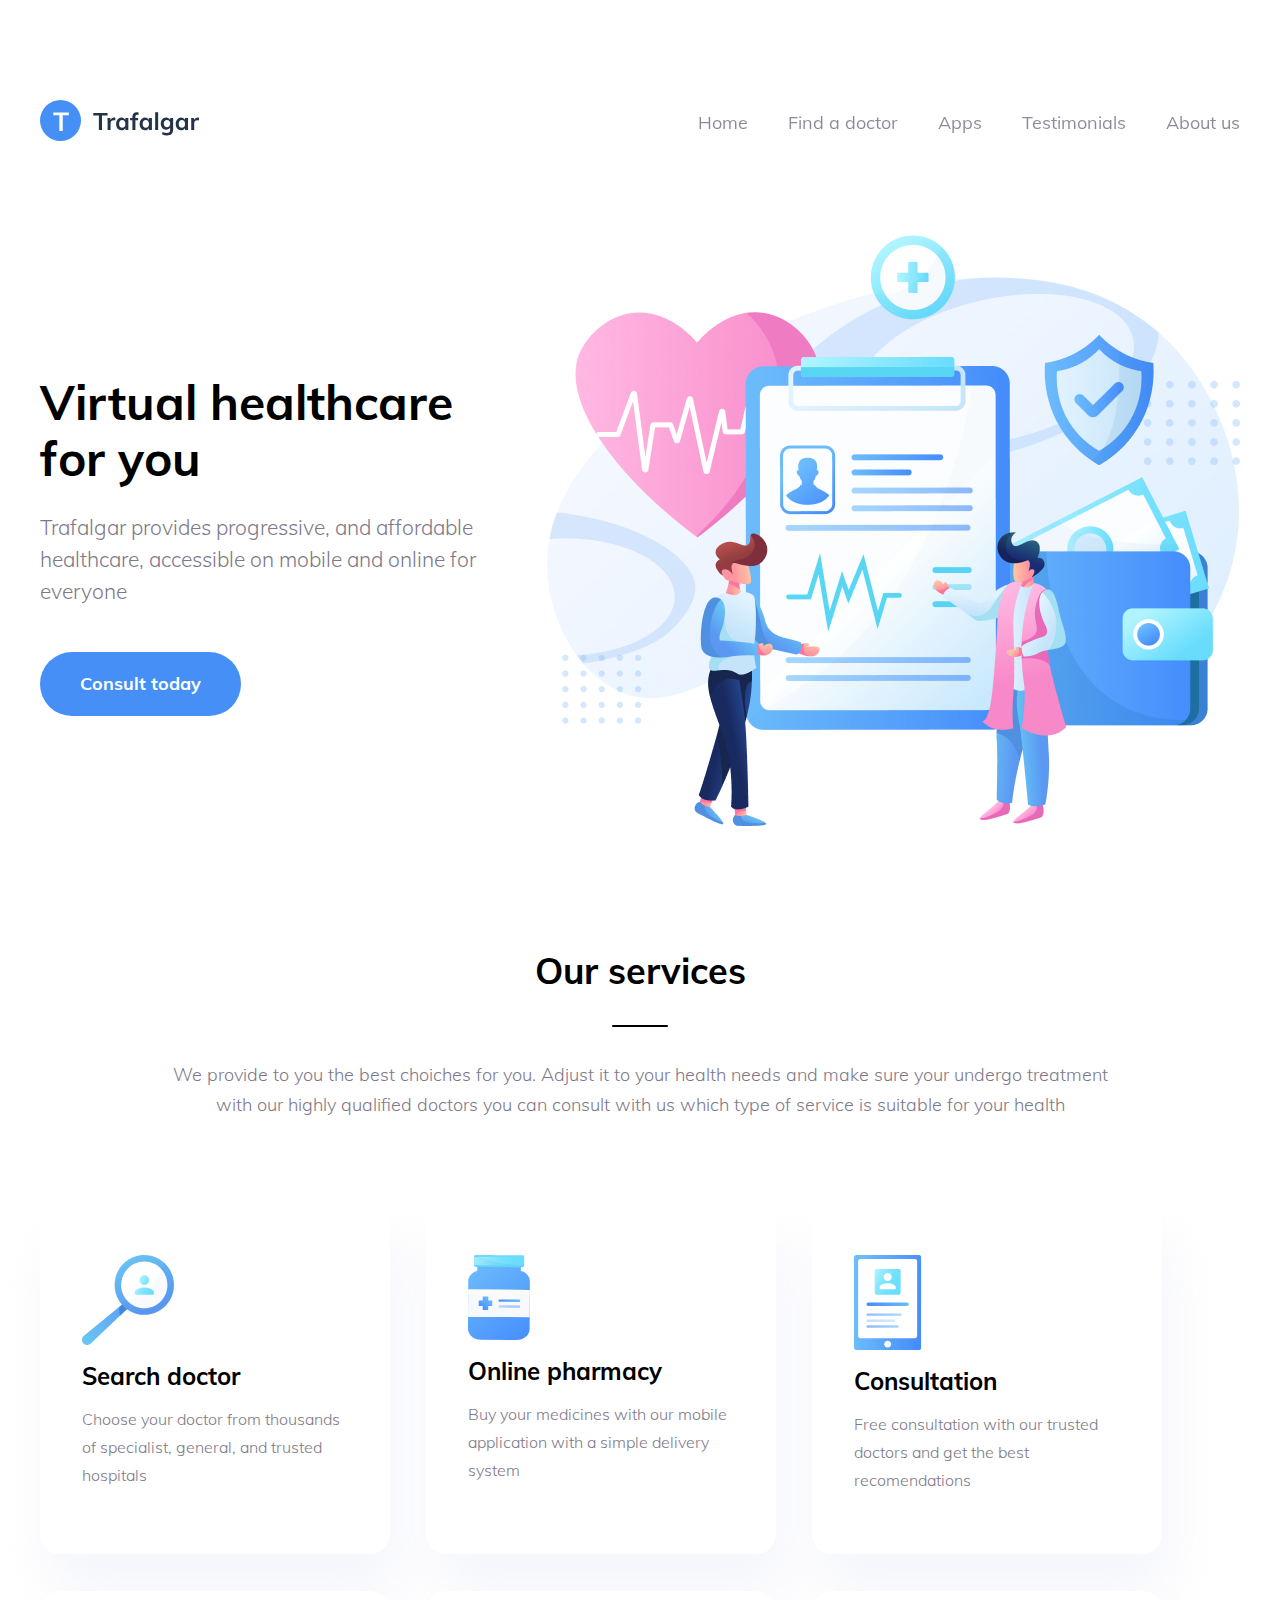
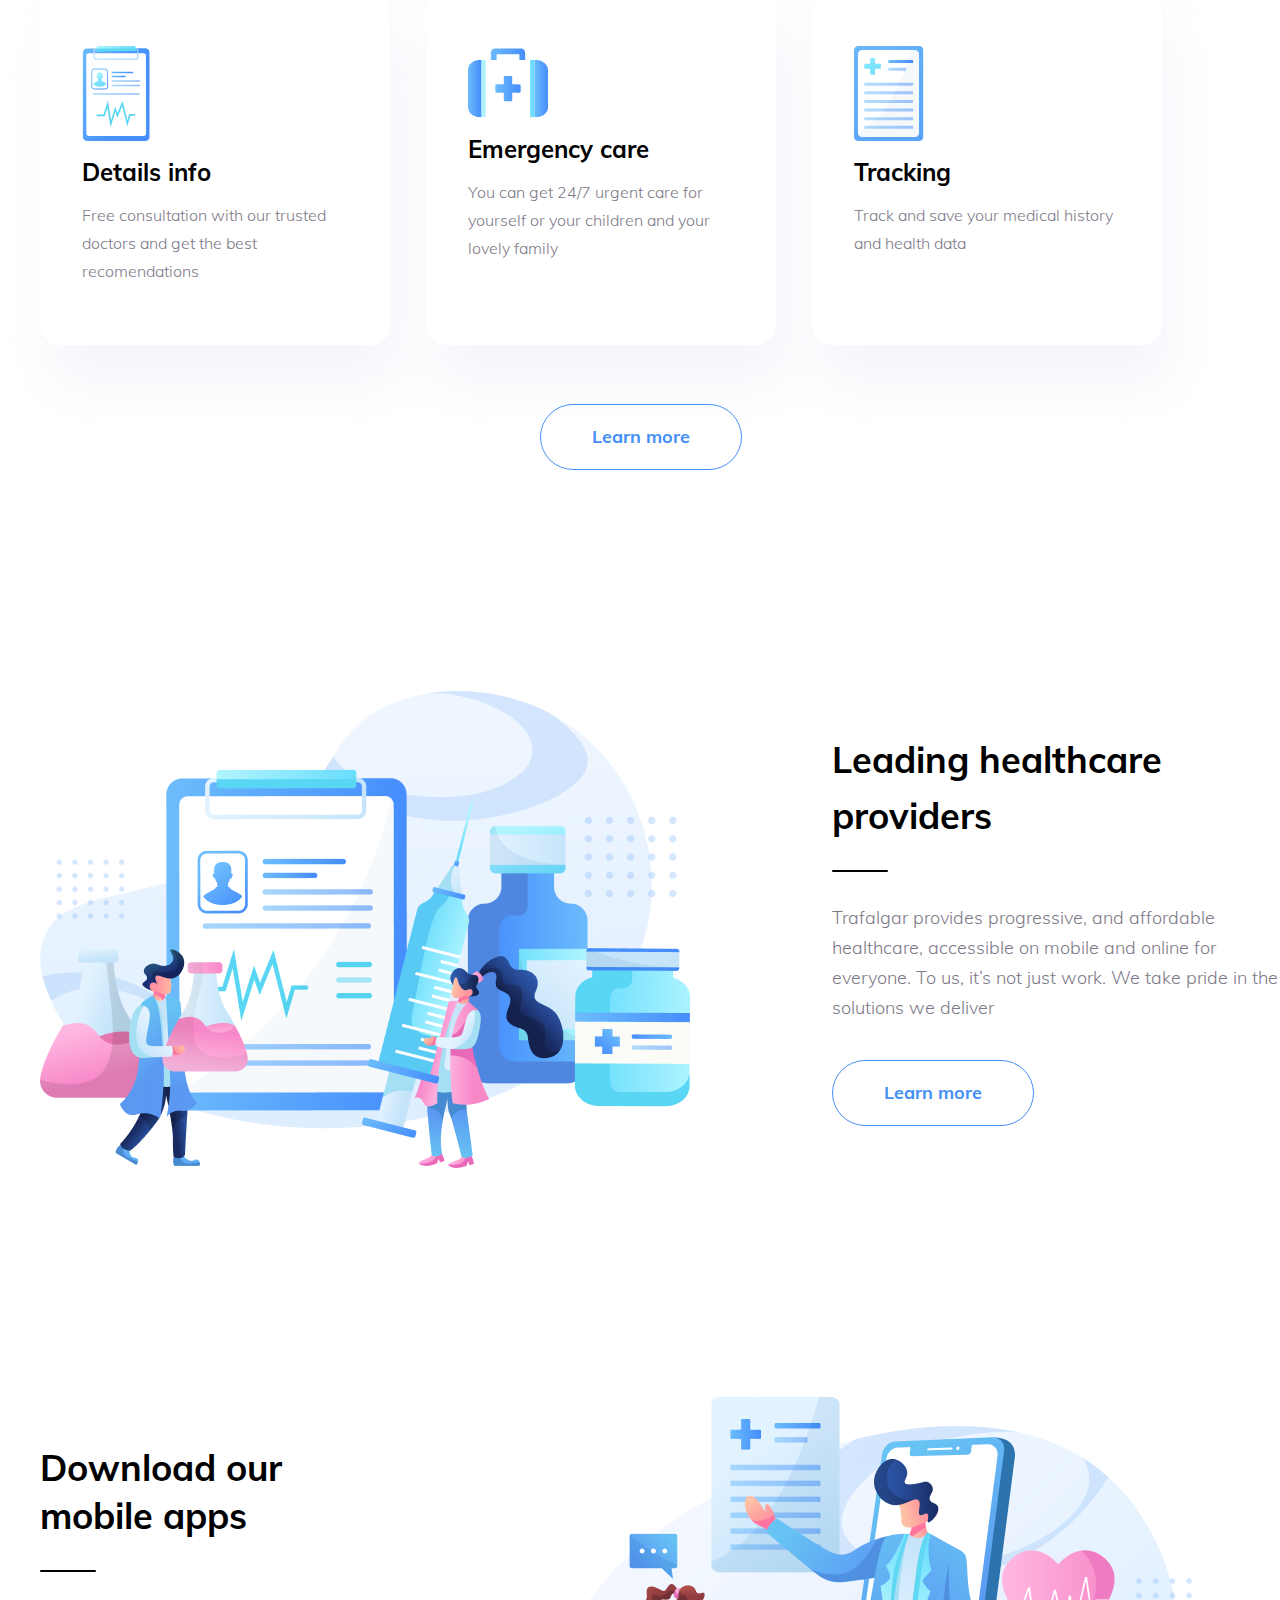
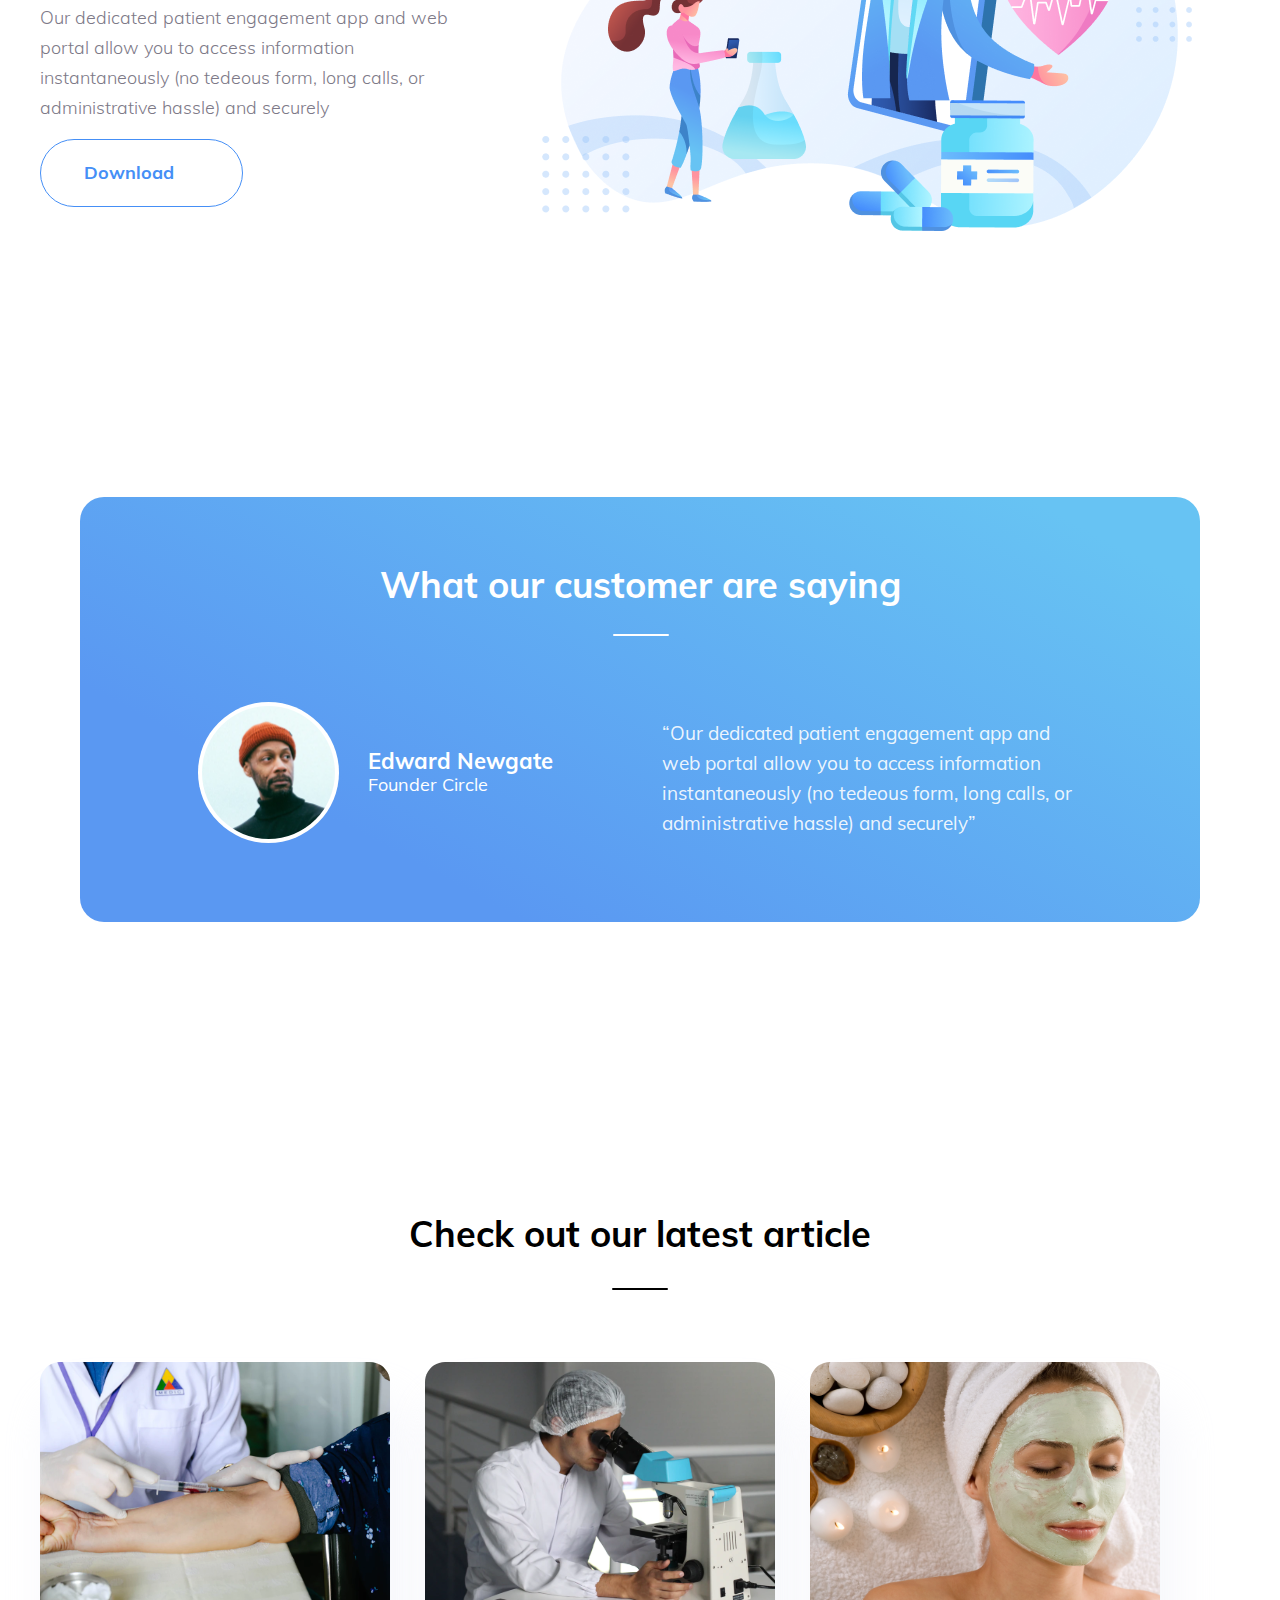
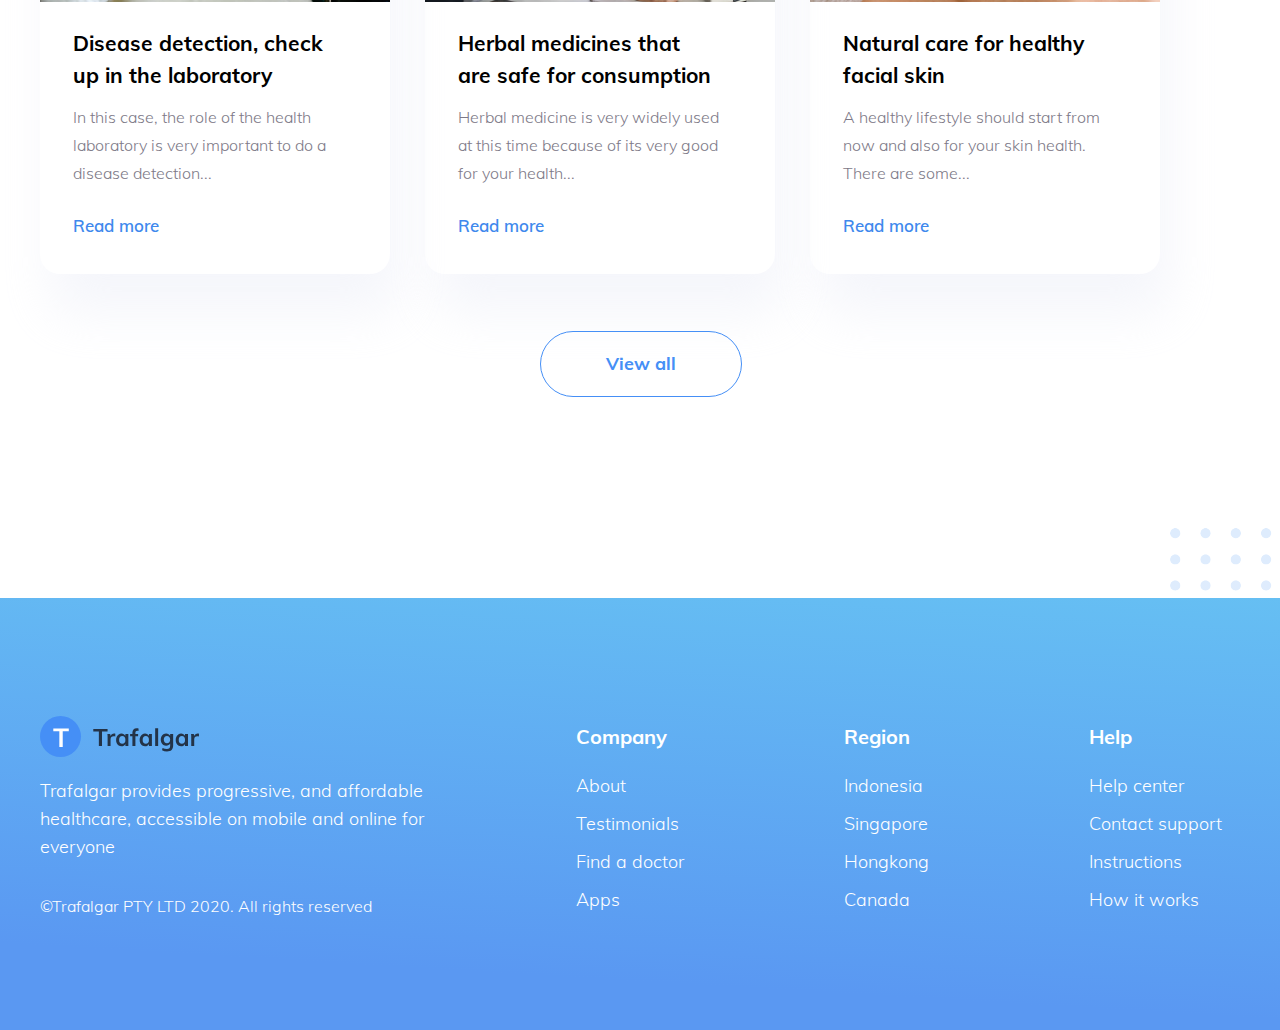
<file: index.html>
<!DOCTYPE html>
<html lang="en">
<head>
    <meta charset="UTF-8">
    <meta http-equiv="X-UA-Compatible" content="IE=edge">
    <meta name="viewport" content="width=device-width, initial-scale=1.0">
    <title>Trafalgar</title>
    <link rel="stylesheet" href="./fonts/fonts.css">
    <link rel="stylesheet" href="./css/normalize.css">
    <link rel="stylesheet" href="./css/style.css">
</head>
<body>
    
    <div class="container">
        <header class="header">
            <img class="top-element" src="./img/element.svg" alt="element">
            <a href="#"><img src="./img/logo1.svg" alt="trafalgar logo"></a>
            
            <nav class="nav">
                <ul class="topnav">
                    <li><a href="#">Home</a></li>
                    <li><a href="#">Find a doctor</a></li>
                    <li><a href="#">Apps</a></li>
                    <li><a href="#">Testimonials</a></li>
                    <li><a href="#">About us</a></li>
                </ul>
            </nav>
        </header>
        
        <main class="main">
            <section class="introcontent">
                <div class="header-text">
                    <h1>Virtual healthcare for you</h1>
                    <p>Trafalgar provides progressive, and affordable healthcare, accessible on mobile and online for everyone</p>
                    <a href="#">Consult today</a>
                </div>
                
                <div class="intro-img">
                    <img src="./img/illustration2.svg" alt="illustration">
                </div>
            </section>
            
            <section class="services">
                <div class="service-text">
                    <h2>Our services</h2>
                    <div class="line-1"></div>
                    <p>We provide to you the best choiches for you. Adjust it to your health needs and make sure your undergo treatment with our highly qualified doctors you can consult with us which type of service is suitable for your health</p>
                </div>
                
                <ul class="service-list">
                    <li>
                        <img src="./img/lupa3.svg" alt="lupa">
                        <h3>Search doctor</h3>
                        <p>Choose your doctor from thousands of specialist, general, and trusted hospitals</p>
                    </li>
                    <li>
                        <img src="./img/Group4.svg" alt="group">
                        <h3>Online pharmacy</h3>
                        <p>Buy  your medicines with our mobile application with a simple delivery system</p>
                    </li>
                    <li>
                        <img src="img/Frame5.svg" alt="frame">
                        <h3>Consultation</h3>
                        <p>Free consultation with our trusted doctors and get the best recomendations</p>
                    </li>
                    <li>
                        <img src="img/Frame6.svg" alt="frame6">
                        <h3>Details info</h3>
                        <p>Free consultation with our trusted doctors and get the best recomendations</p>
                    </li>
                    <li>
                        <img src="./img/Frame7.svg" alt="frame7">
                        <h3>Emergency care</h3>
                        <p>You can get 24/7 urgent care for yourself or your children and your lovely family</p>
                    </li>
                    <li>
                        <img src="./img/Frame8.svg" alt="frame8">
                        <h3>Tracking</h3>
                        <p>Track and save your medical history and health data </p>
                    </li>
                </ul>
                <div class="service-link">
                    <a href="#">Learn more</a>
                </div>
            </section>
            
            <section class="healthcare">
                <img src="./img/trafalgar9.svg" alt="illustration2">
                <div class="healthcare-text">
                    <h2>Leading healthcare providers</h2>
                    <div class="line-2"></div>
                    <p>Trafalgar provides progressive, and affordable healthcare, accessible on mobile and online for everyone. To us, it’s not just work. We take pride in the solutions we deliver</p>
                    <a href="#">Learn more</a>
                </div>
            </section>
            
            <section class="mobile">
                <div class="mobile-text">
                    <h2>Download our mobile apps</h2>
                    <div class="line-3"></div>
                    <p>Our dedicated patient engagement app and web portal allow you to access information instantaneously (no tedeous form, long calls, or administrative hassle) and securely</p>
                    <a href="#">Download</a>
                </div>
                
                <img src="./img/trafalgar10.svg" alt="trafalgar illustration">
            </section>
            
            <section class="testimonials">
                <h2>What our customer are saying</h2>
                <div class="line-4"></div>
                <div class="test-content">
                    <div class="test-left">
                        <img src="./img/Group11.svg" alt="Edward Newgate">
                        <div class="name">
                            <h3>Edward Newgate</h3>
                            <p>Founder Circle</p>
                        </div>
                    </div>
                    <blockquote>“Our dedicated patient engagement app and web portal allow you to access information instantaneously (no tedeous form, long calls, or administrative hassle) and securely”</blockquote>
                </div>
            </section>
            
            <article class="article">
                <h2>Check out our latest article</h2>
                <div class="line-5"></div>
                <ul class="article-list">
                    <li>
                        <img src="./img/Mask12.svg" alt="disease detection">
                        <h3>Disease detection, check up in the laboratory</h3>
                        <p>In this case, the role of the health laboratory is very important to do a disease detection...</p>
                        <a href="#">Read more</a>
                    </li>
                    <li>
                        <img src="./img/Mask13.svg" alt="doctor is checking with microscope">
                        <h3>Herbal medicines that are safe for consumption</h3>
                        <p>Herbal medicine is very widely used at this time because of its very good for your health...</p>
                        <a href="#">Read more</a>
                    </li>
                    <li>
                        <img src="./img/Mask14.svg" alt="facial mask">
                        <h3>Natural care for healthy facial skin</h3>
                        <p>A healthy lifestyle should start from now and also for your skin health. There are some...</p>
                        <a href="#">Read more</a>
                    </li>
                </ul>
                <a class="article-link" href="#">View all</a>
            </article>
        </main>
    </div>
    
    <footer class="footer">
        <div class="container">
            <div class="footer-content">
                <div class="footer-text">
                    <img src="./img/logo1.svg" alt="logo">
                    <p class="pfirst">Trafalgar provides progressive, and affordable healthcare, accessible on mobile and online for everyone</p>
                    <p class="psecond">&copy;Trafalgar PTY LTD 2020. All rights reserved</p>
                </div>
                <ul class="footer-list">
                    <li>
                        <h4>Company</h4>
                        <ul>
                            <li><a href="#">About</a></li>
                            <li><a href="#">Testimonials</a></li>
                            <li><a href="#">Find a doctor</a></li>
                            <li><a href="#">Apps</a></li>
                        </ul>
                    </li>
                    <li>
                        <h4>Region</h4>
                        <ul>
                            <li><a href="#">Indonesia</a></li>
                            <li><a href="#">Singapore</a></li>
                            <li><a href="#">Hongkong</a></li>
                            <li><a href="#">Canada</a></li>
                        </ul>
                    </li>
                    <li>
                        <h4>Help</h4>
                        <ul>
                            <li><a href="#">Help center</a></li>
                            <li><a href="#">Contact support</a></li>
                            <li><a href="#">Instructions</a></li>
                            <li><a href="#">How it works</a></li>
                        </ul>
                    </li>
                </ul>
                <img class="footer-element" src="./img/element.svg" alt="element" width="132" height="115">
            </div>
        </div>
    </footer>
    
</body>
</html>
</file>
<file: fonts/fonts.css>
/* mulish-300 - latin */
@font-face {
    font-family: 'Mulish';
    font-style: normal;
    font-weight: 300;
    src: url('../fonts/mulish-v3-latin-300.eot'); /* IE9 Compat Modes */
    src: local(''),
         url('../fonts/mulish-v3-latin-300.eot?#iefix') format('embedded-opentype'), /* IE6-IE8 */
         url('../fonts/mulish-v3-latin-300.woff2') format('woff2'), /* Super Modern Browsers */
         url('../fonts/mulish-v3-latin-300.woff') format('woff'), /* Modern Browsers */
         url('../fonts/mulish-v3-latin-300.ttf') format('truetype'), /* Safari, Android, iOS */
         url('../fonts/mulish-v3-latin-300.svg#Mulish') format('svg'); /* Legacy iOS */
  }
  /* mulish-regular - latin */
  @font-face {
    font-family: 'Mulish';
    font-style: normal;
    font-weight: 400;
    src: url('../fonts/mulish-v3-latin-regular.eot'); /* IE9 Compat Modes */
    src: local(''),
         url('../fonts/mulish-v3-latin-regular.eot?#iefix') format('embedded-opentype'), /* IE6-IE8 */
         url('../fonts/mulish-v3-latin-regular.woff2') format('woff2'), /* Super Modern Browsers */
         url('../fonts/mulish-v3-latin-regular.woff') format('woff'), /* Modern Browsers */
         url('../fonts/mulish-v3-latin-regular.ttf') format('truetype'), /* Safari, Android, iOS */
         url('../fonts/mulish-v3-latin-regular.svg#Mulish') format('svg'); /* Legacy iOS */
  }
  /* mulish-700 - latin */
  @font-face {
    font-family: 'Mulish';
    font-style: normal;
    font-weight: 700;
    src: url('../fonts/mulish-v3-latin-700.eot'); /* IE9 Compat Modes */
    src: local(''),
         url('../fonts/mulish-v3-latin-700.eot?#iefix') format('embedded-opentype'), /* IE6-IE8 */
         url('../fonts/mulish-v3-latin-700.woff2') format('woff2'), /* Super Modern Browsers */
         url('../fonts/mulish-v3-latin-700.woff') format('woff'), /* Modern Browsers */
         url('../fonts/mulish-v3-latin-700.ttf') format('truetype'), /* Safari, Android, iOS */
         url('../fonts/mulish-v3-latin-700.svg#Mulish') format('svg'); /* Legacy iOS */
  }

  @font-face {
  font-family: 'Mulish';
  font-style: normal;
  font-weight: 600;
  src: url('../fonts/mulish-v3-latin-600.eot'); /* IE9 Compat Modes */
  src: local(''),
       url('../fonts/mulish-v3-latin-600.eot?#iefix') format('embedded-opentype'), /* IE6-IE8 */
       url('../fonts/mulish-v3-latin-600.woff2') format('woff2'), /* Super Modern Browsers */
       url('../fonts/mulish-v3-latin-600.woff') format('woff'), /* Modern Browsers */
       url('../fonts/mulish-v3-latin-600.ttf') format('truetype'), /* Safari, Android, iOS */
       url('../fonts/mulish-v3-latin-600.svg#Mulish') format('svg'); /* Legacy iOS */
}
</file>
<file: css/style.css>
*{
    list-style-type: none;
    text-decoration: none;
    box-sizing: border-box;
    font-family: "Mulish", sans-serif;
    padding: 0;
    margin: 0;
}

.container{
    width: 1200px;
    margin: 100px auto;
}

.header{
    display: flex;
    align-items: center;
    justify-content: space-between;
}

.topnav{
    display: flex;
}

.topnav a{
    padding-left: 40px;
    font-size: 18px;
    line-height: 23px;
    color: #1F1534;
    opacity: 0.5;
    font-weight: normal;
}

.introcontent{
    display: flex;
    align-items: center;
    justify-content: space-between;
    margin-top: 84px;
}

.header-text h1{
    font-size: 48px;
    line-height: 56px;
    width: 427px;
    margin-bottom: 25px;
    font-weight: bold;
}

.header-text p{
    font-weight: 300;
    font-size: 21px;
    line-height: 32px;
    color: #7D7987;
    margin-bottom: 45px;
    width: 445px;
}

.header-text a{
    font-weight: bold;
    font-size: 18px;
    line-height: 60px;
    color: #FFFFFF;
    background: #458FF6;
    border-radius: 55px;
    padding: 2px 40px;
    display: inline-block;
}

.services{
    margin-top: 113px;
}

.service-text{
    text-align: center;
}

.service-text h2{
    font-weight: bold;
    font-size: 36px;
    line-height: 56px;
    color: #000000;
    margin-bottom: 26px;
}

.line-1{
    width: 56px;
    height: 2px;
    background: #000000;
    border-radius: 5px;
    margin-left: 572px;
    margin-bottom: 33px;
}

.service-text p{
    width: 952px;
    font-weight: 300;
    font-size: 18px;
    line-height: 30px;
    color: #7D7987;
    margin-left: 124px;
}

.service-list{
    display: flex;
    flex-wrap: wrap;
    margin-top: 80px;
}

.service-list li{
    width: 350px;
    height: 354px;
    background: #FFFFFF;
    box-shadow: 10px 40px 50px rgba(229, 233, 246, 0.4);
    border-radius: 20px;
    margin-right: 36px;
    margin-bottom: 37px;
    padding-left: 42px;
    padding-right: 42px;
}

.service-list img{
    margin-top: 55px;
}

.service-list h3{
    font-weight: bold;
    font-size: 24px;
    line-height: 56px;
    color: #000000;
    margin-bottom: 1px;
}

.service-list p{
    width: 265px;
    height: 84px;
    font-weight: 300;
    font-size: 16px;
    line-height: 28px;
    color: #7D7987;
}

.service-link{
    border: 1.4px solid #458FF6;
    border-radius: 55px;
    margin-left: 500px;
    padding: 2px 51px;
    margin-top: 22px;
    display: inline-block;
    line-height: 60px;
}

.services a{
    color: #458FF6;
    font-weight: bold;
    font-size: 18px;
}

.healthcare{
    display: flex;
    margin-top: 221px;
    align-items: center;
}

.healthcare-text{
    margin-left: 142px;
}

.healthcare-text h2{
    width: 481px;
    font-size: 36px;
    line-height: 56px;
    color: #000;
    margin-bottom: 26px;
}

.line-2{
    width: 56px;
    height: 2px;
    background: #000000;
    border-radius: 5px;
    margin-bottom: 31px;
}

.healthcare-text p{
    width: 450px;
    font-weight: 300;
    font-size: 18px;
    line-height: 30px;
    color: #7D7987;
    margin-bottom: 37px;
}

.healthcare-text a{
    font-weight: bold;
    font-size: 18px;
    line-height: 60px;
    color: #458FF6;
    padding: 2px 51px;
    border: 1.4px solid #458FF6;
    border-radius: 55px;
    display: inline-block;
}

.mobile{
    display: flex;
    align-items: center;
    margin-top: 229px;
}

.mobile-text{
    margin-right: 71px;
}

.mobile-text h2{
    width: 254px;
    font-size: 36px;
    line-height: 48px;
    margin-bottom: 30px;
}

.line-3{
    width: 56px;
    height: 2px;
    background: #000000;
    border-radius: 6px;
    margin-bottom: 31px;
}

.mobile-text p{
    width: 420px;
    font-weight: 300;
    font-size: 18px;
    line-height: 30px;
    color: #7D7987;
    margin-bottom: 40px;
}

.mobile-text a{
    background-color: #FFFFFF;
    font-weight: bold;
    font-size: 18px;
    color: #458FF6;
    padding: 21px 68px 22px 43px;
    border: 1.4px solid #458FF6;
    border-radius: 55px;
}

.testimonials{
    width: 1120px;
    height: 425px;
    background: linear-gradient(208.18deg, #67C3F3 9.05%, #5A98F2 76.74%);
    border-radius: 24px;
    margin-top: 266px;
    margin-left: 40px;
}

.testimonials h2{
    width: 522px;
    font-size: 36px;
    line-height: 48px;
    color: #FFFFFF;
    margin-left: 300px;
    margin-top: 64px;
    margin-bottom: 25px;
    display: inline-block;
}

.line-4{
    width: 56px;
    height: 2px;
    background: #FFFFFF;
    border-radius: 6px;
    margin-left: 533px;
}

.test-content{
    display: flex;
    align-items: center;
    justify-content: space-between;
}

.test-left{
    display: flex;
    align-items: center;
    margin-left: 118px;
    margin-top: 66px;
}

.test-content blockquote{
    width: 420px;
    font-size: 19px;
    line-height: 30px;
    color: rgba(255, 255, 255, 0.9);
    margin-top: 77px;
    margin-right: 118px;
}

.name{
    margin-left: 29px;
    color: #fff;
}
.name h3{
    font-size: 22px;
    margin-bottom: 0;
}

.name p{
    font-size: 18px;
}

.article{
    margin-top: 284px;
}

.article  h2{
    width: 462px;
    font-size: 36px;
    line-height: 56px;
    margin-left: 369px;
    margin-bottom: 26px;
}
   
.line-5{
    width: 56px;
    height: 2px;
    background: #000000;
    border-radius: 5px;
    margin-bottom: 72px;
    margin-left: 572px;
}

.article-list{
    display: flex;
}

.article-list li{
    box-shadow: 10px 40px 50px rgba(229, 233, 246, 0.4);
    border-radius: 20px;
    width: 350px;
    height: 512px;
    margin-right: 35px;
}

.article-list li:last-child{
    margin: 0;
}

.article-list h3{
    width: 260px;
    font-size: 21px;
    line-height: 32px;
    margin-top: 22px;
    margin-left: 33px;
}

.article-list p{
    width: 266px;
    font-weight: 300;
    font-size: 16px;
    line-height: 28px;
    color: #7D7987;
    margin-top: 12px;
    margin-bottom: 25px;
    margin-left: 33px;
}

.article-list a{
    margin-left: 33px;
    font-size: 17px;
    line-height: 28px;
    color: #4089ED;
    font-weight: 600;
}
.article-link{
    font-weight: bold;
    font-size: 18px;
    line-height: 60px;
    color: #458FF6;
    padding: 2px 65px;
    border: 1.4px solid #458FF6;
    border-radius: 55px;
    margin-left: 500px;
    margin-top: 57px;
    display: inline-block;
}

.footer{
    margin-top: 201px;
    background: linear-gradient(183.41deg, #67C3F3 -8.57%, #5A98F2 82.96%);
    height: 432px;   
    color: #fff;
}

.footer-content{
    display: flex;
}

.footer-text{
    margin-top: 118px;
}

.pfirst{
    width: 391px;
    font-weight: 300;
    font-size: 18px;
    line-height: 28px;
    margin-top: 17px;
    margin-bottom: 31px;
}

.psecond{
    font-weight: 300;
    font-size: 16px;
    line-height: 28px;
}

.footer-list {
    display: flex; 
    margin-top: 109px;
    margin-left: 145px;
}

.footer-list>li{
    margin-left: 160px;
}

.footer-list li:first-child{
    margin: 0;
}

.footer-list h4{
    font-weight: bold;
    font-size: 20px;
    line-height: 60px;
}

.footer-list a{
    color: #fff;
    font-weight: 300;
    font-size: 18px;
    line-height: 38px;
}

.footer-element{
    position: absolute;
    transform: translate(1130px, -70px);
    z-index: -1;
}

.top-element{
    position: absolute;
    transform: translate(-200px, 140px);
}
</file>
